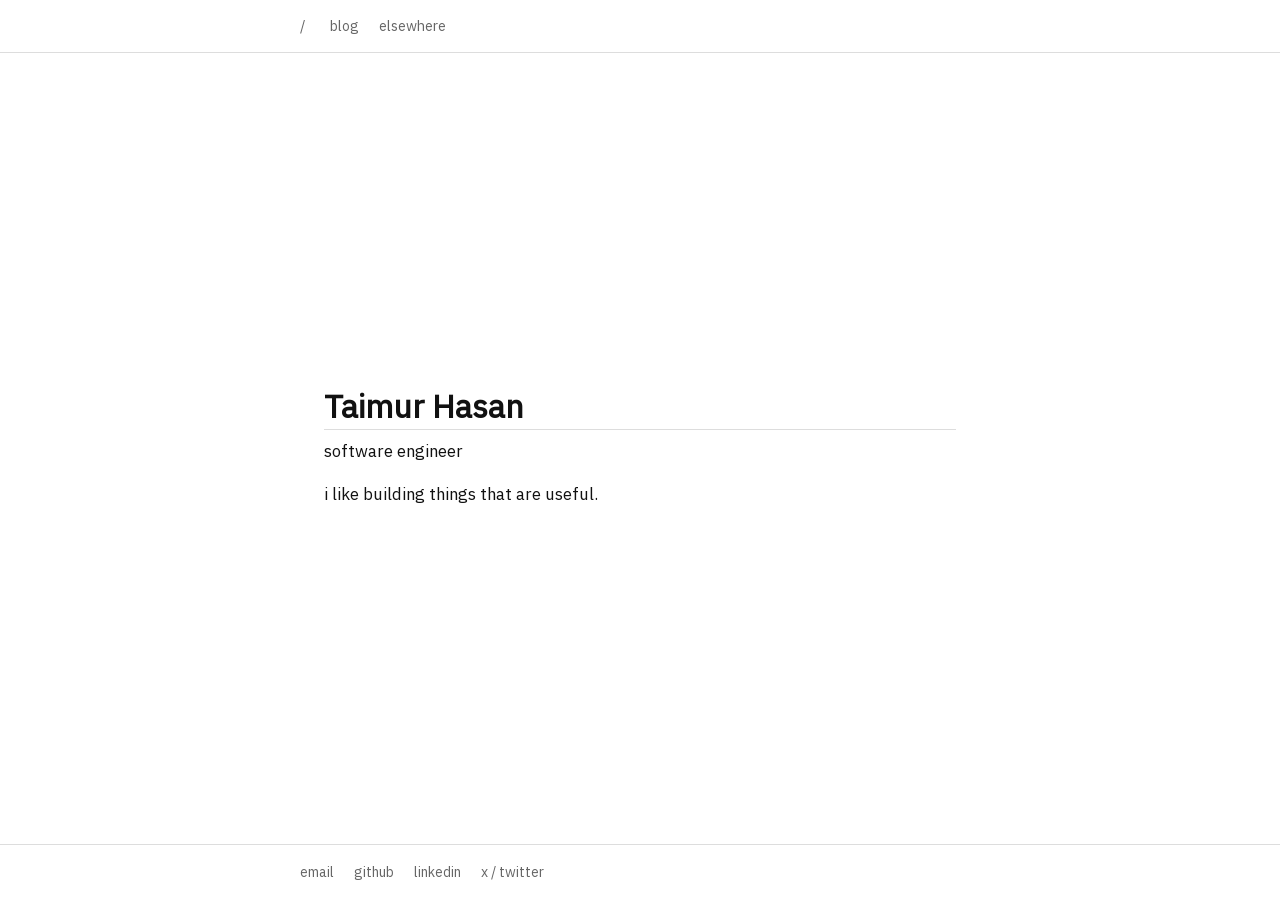
<file: index.html>
<!DOCTYPE html>
<html lang="en">
<head>
  <meta charset="UTF-8">
  <meta name="viewport" content="width=device-width, initial-scale=1">
  <title>Taimur Hasan</title>

  <meta name="description" content="taimur hasan — software engineer">
  <meta name="author" content="Taimur Hasan">
  <meta name="robots" content="index, follow">
  <meta name="color-scheme" content="dark light">

  <meta property="og:title" content="taimur hasan">
  <meta property="og:description" content="software engineer">
  <meta property="og:type" content="website">
  <meta property="og:url" content="https://tshasan.com">

  <meta name="twitter:card" content="summary">
  <meta name="twitter:site" content="@taimursh">
  <meta name="twitter:title" content="taimur hasan">
  <meta name="twitter:description" content="software engineer">

  <meta name="theme-color" content="#fff" media="(prefers-color-scheme: light)">
  <meta name="theme-color" content="#111" media="(prefers-color-scheme: dark)">

  <link rel="icon" href="/favicon.svg" type="image/svg+xml">
  <link rel="canonical" href="https://tshasan.com">
  <link rel="alternate" type="application/atom+xml" title="tshasan.com" href="/feed.xml">
  <link rel="preload" href="/fonts/ibm-plex-sans-400.woff2" as="font" type="font/woff2" crossorigin>
  <link rel="stylesheet" href="/tshasan.css">

  <script type="application/ld+json">
  {
    "@context": "https://schema.org",
    "@type": "Person",
    "name": "Taimur Hasan",
    "url": "https://tshasan.com",
    "jobTitle": "Software Engineer",
    "sameAs": [
      "https://github.com/tshasan",
      "https://linkedin.com/in/taimurhasan1",
      "https://x.com/taimursh"
    ]
  }
  </script>
</head>

<body>
  <a class="skip-link" href="#main">Skip to content</a>

  <header>
    <a href="/">/</a>
    <nav aria-label="main">
      <a href="/blog/">blog</a>
      <a href="/elsewhere/">elsewhere</a>
    </nav>
  </header>

  <main id="main">
    <h1>Taimur Hasan</h1>
    <p>software engineer</p>
    <p>i like building things that are useful.</p>
  </main>

  <footer>
    <nav aria-label="contact and social links">
      <a href="mailto:me@tshasan.com">email</a>
      <a href="https://github.com/tshasan" rel="noopener noreferrer" target="_blank">github</a>
      <a href="https://linkedin.com/in/taimurhasan1" rel="noopener noreferrer" target="_blank">linkedin</a>
      <a href="https://x.com/taimursh" rel="noopener noreferrer" target="_blank">x / twitter</a>
    </nav>
  </footer>
</body>
</html>
</file>
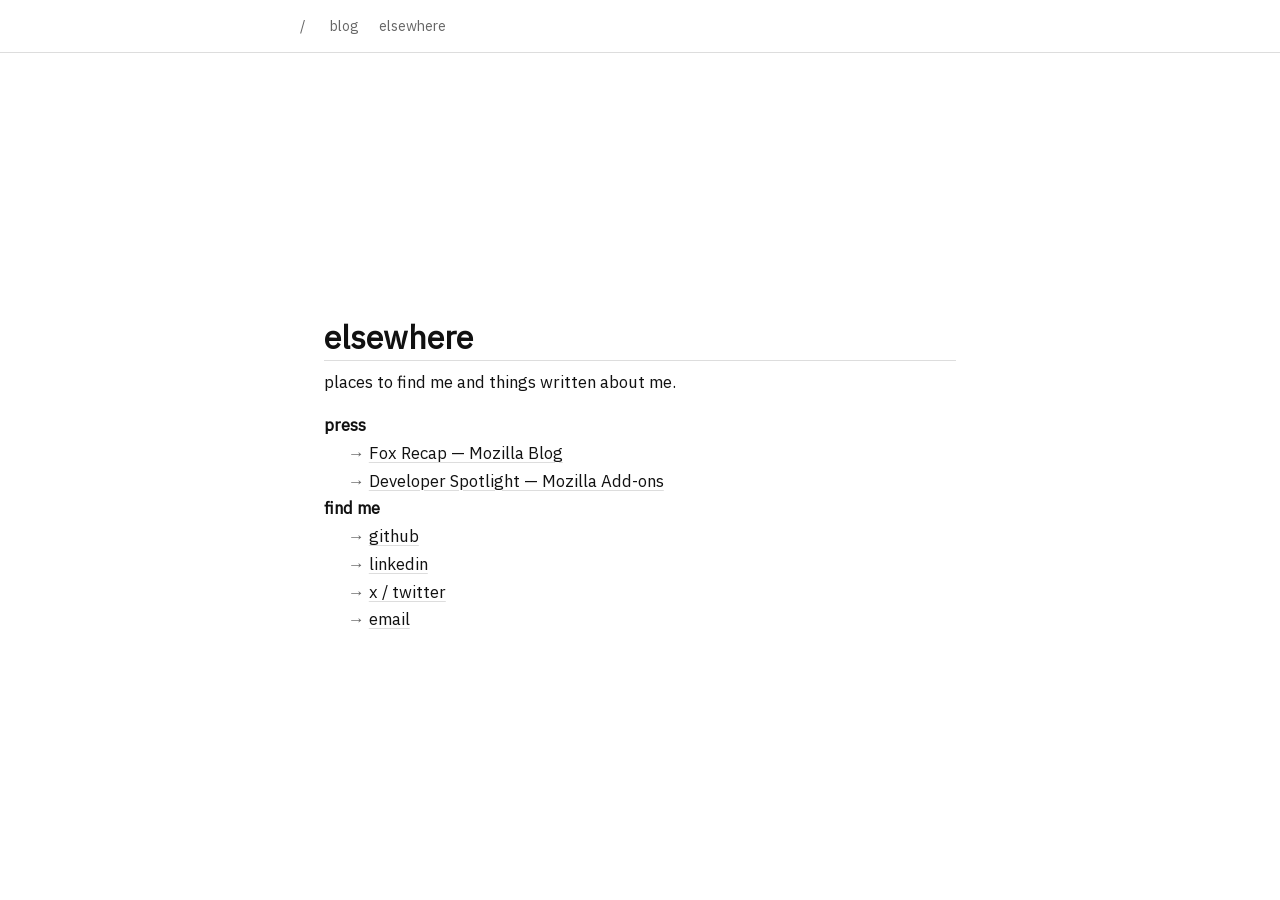
<file: elsewhere/index.html>
<!DOCTYPE html>
<html lang="en">
<head>
  <meta charset="UTF-8">
  <meta name="viewport" content="width=device-width, initial-scale=1">
  <title>Elsewhere — Taimur Hasan</title>

  <meta name="description" content="places to find taimur hasan and things written about him.">
  <meta name="author" content="Taimur Hasan">
  <meta name="robots" content="index, follow">
  <meta name="color-scheme" content="dark light">

  <meta property="og:title" content="Elsewhere — Taimur Hasan">
  <meta property="og:description" content="places to find taimur hasan and things written about him.">
  <meta property="og:type" content="website">
  <meta property="og:url" content="https://tshasan.com/elsewhere/">

  <meta name="twitter:card" content="summary">
  <meta name="twitter:site" content="@taimursh">
  <meta name="twitter:title" content="Elsewhere — Taimur Hasan">
  <meta name="twitter:description" content="places to find taimur hasan and things written about him.">

  <meta name="theme-color" content="#fff" media="(prefers-color-scheme: light)">
  <meta name="theme-color" content="#111" media="(prefers-color-scheme: dark)">

  <link rel="icon" href="/favicon.svg" type="image/svg+xml">
  <link rel="canonical" href="https://tshasan.com/elsewhere/">
  <link rel="alternate" type="application/atom+xml" title="tshasan.com" href="/feed.xml">
  <link rel="preload" href="/fonts/ibm-plex-sans-400.woff2" as="font" type="font/woff2" crossorigin>
  <link rel="stylesheet" href="/tshasan.css">
</head>

<body>
  <a class="skip-link" href="#main">Skip to content</a>

  <header>
    <a href="/">/</a>
    <nav aria-label="main">
      <a href="/blog/">blog</a>
      <a href="/elsewhere/">elsewhere</a>
    </nav>
  </header>

  <main id="main">
    <h1>elsewhere</h1>
    <p>places to find me and things written about me.</p>

    <dl>
      <dt>press</dt>
      <dd><a href="https://blog.mozilla.org/en/firefox/firefox-recap/" rel="noopener noreferrer" target="_blank">Fox Recap — Mozilla Blog</a></dd>
      <dd><a href="https://blog.mozilla.org/addons/2025/10/21/developer-spotlight-fox-recap/" rel="noopener noreferrer" target="_blank">Developer Spotlight — Mozilla Add-ons</a></dd>

      <dt>find me</dt>
      <dd><a href="https://github.com/tshasan" rel="noopener noreferrer" target="_blank">github</a></dd>
      <dd><a href="https://linkedin.com/in/taimurhasan1" rel="noopener noreferrer" target="_blank">linkedin</a></dd>
      <dd><a href="https://x.com/taimursh" rel="noopener noreferrer" target="_blank">x / twitter</a></dd>
      <dd><a href="mailto:me@tshasan.com">email</a></dd>
    </dl>
  </main>

</body>
</html>
</file>
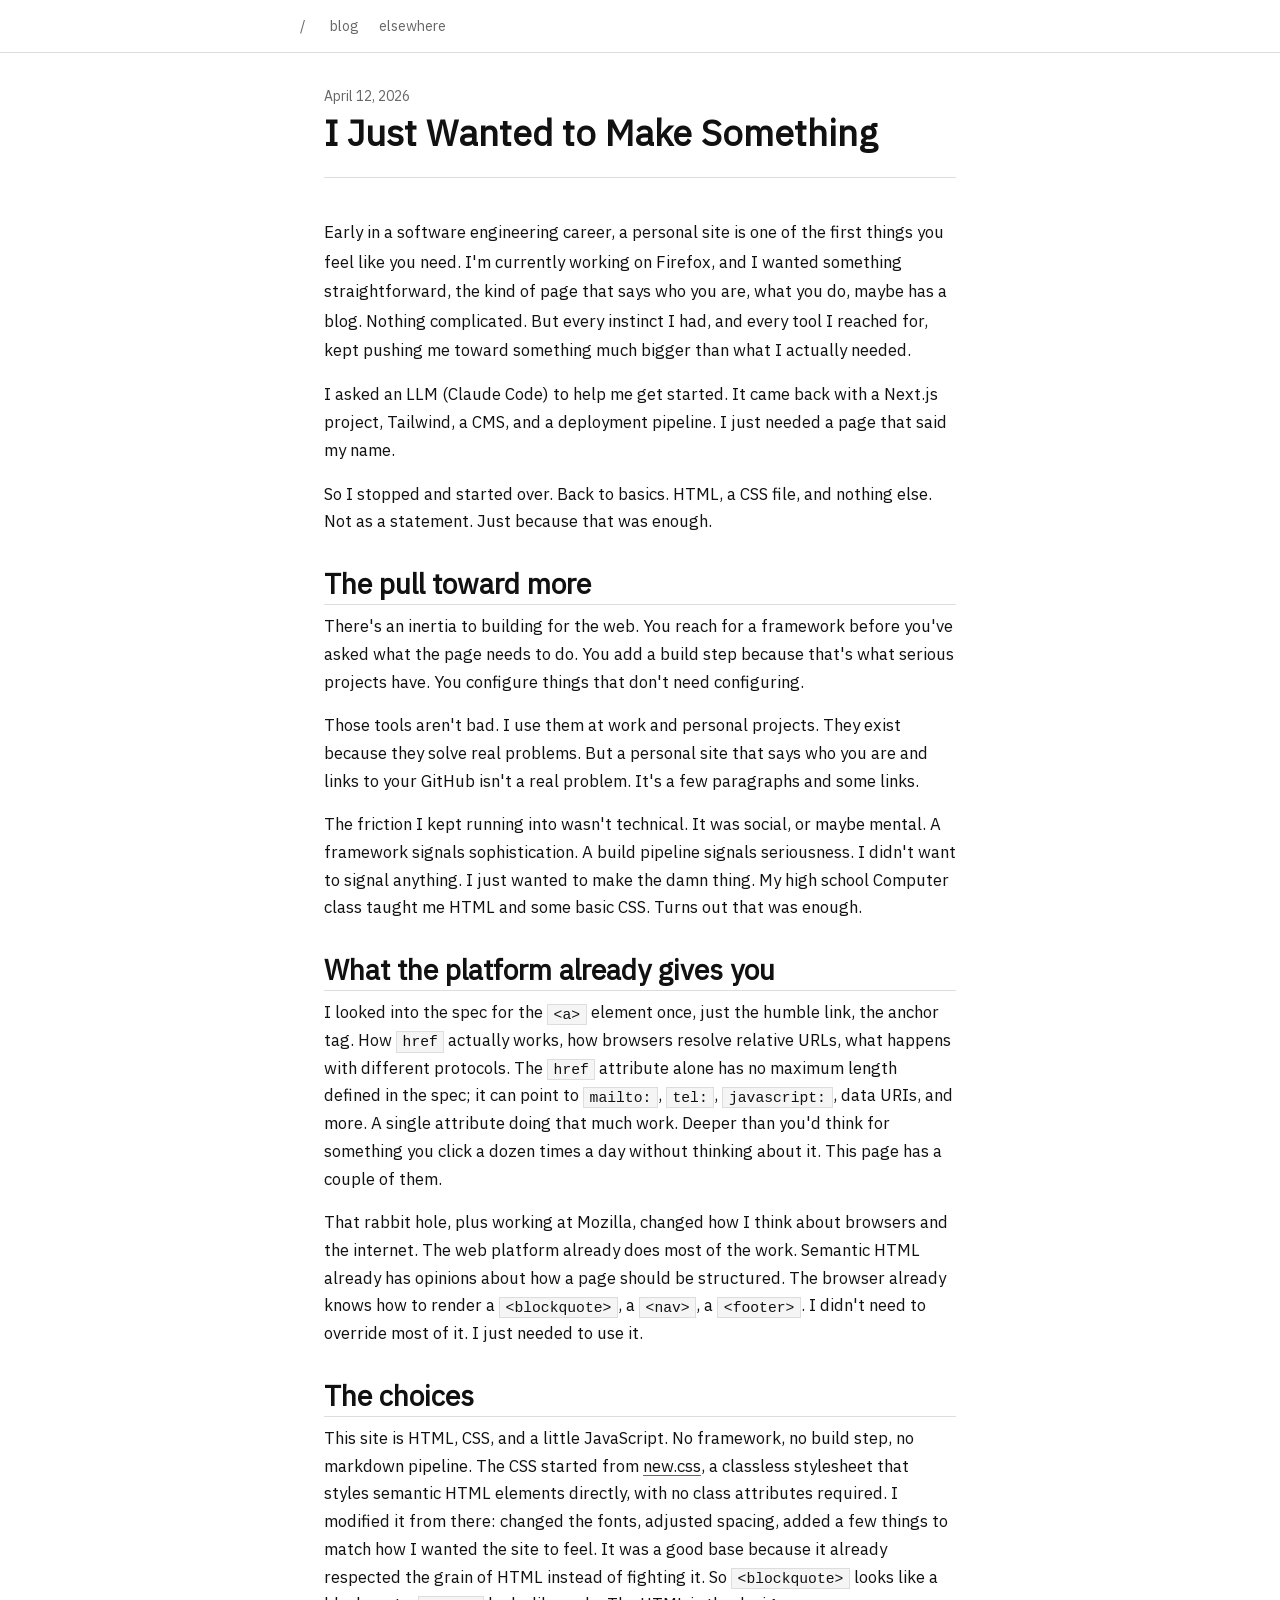
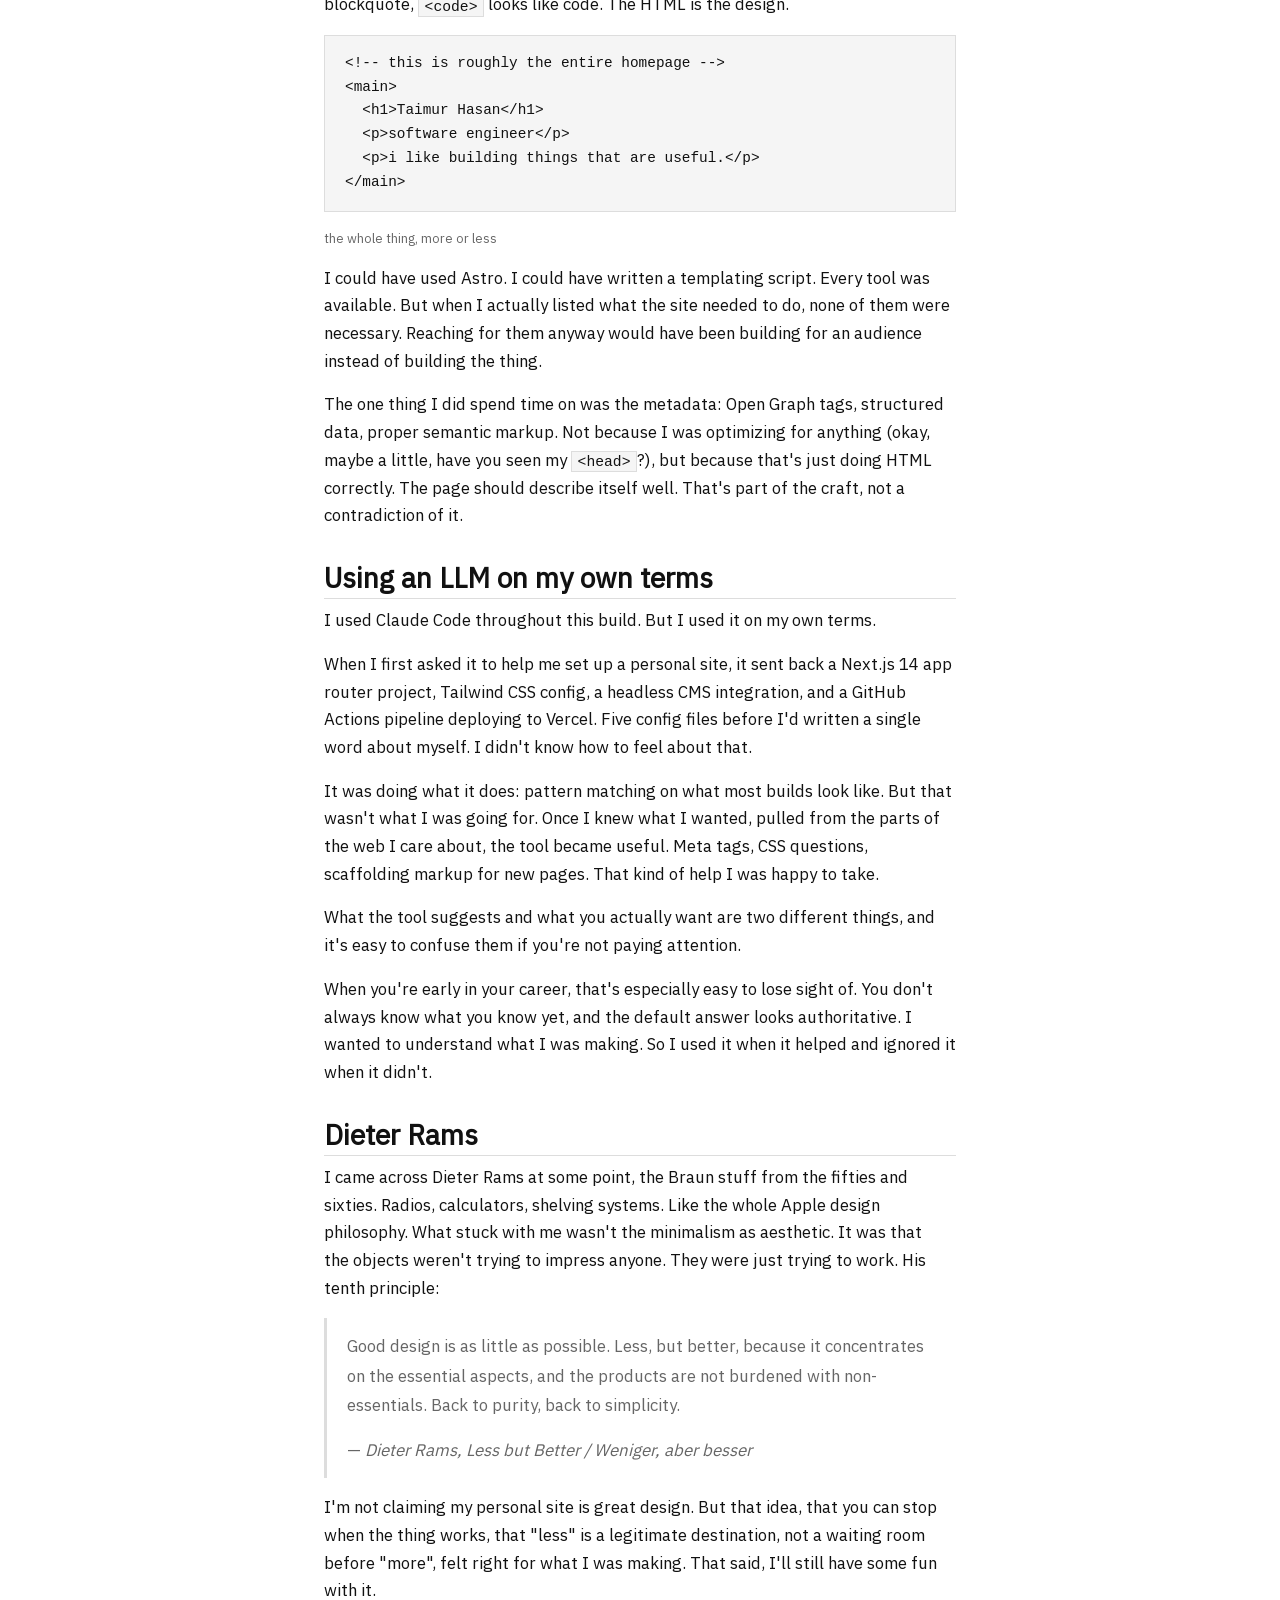
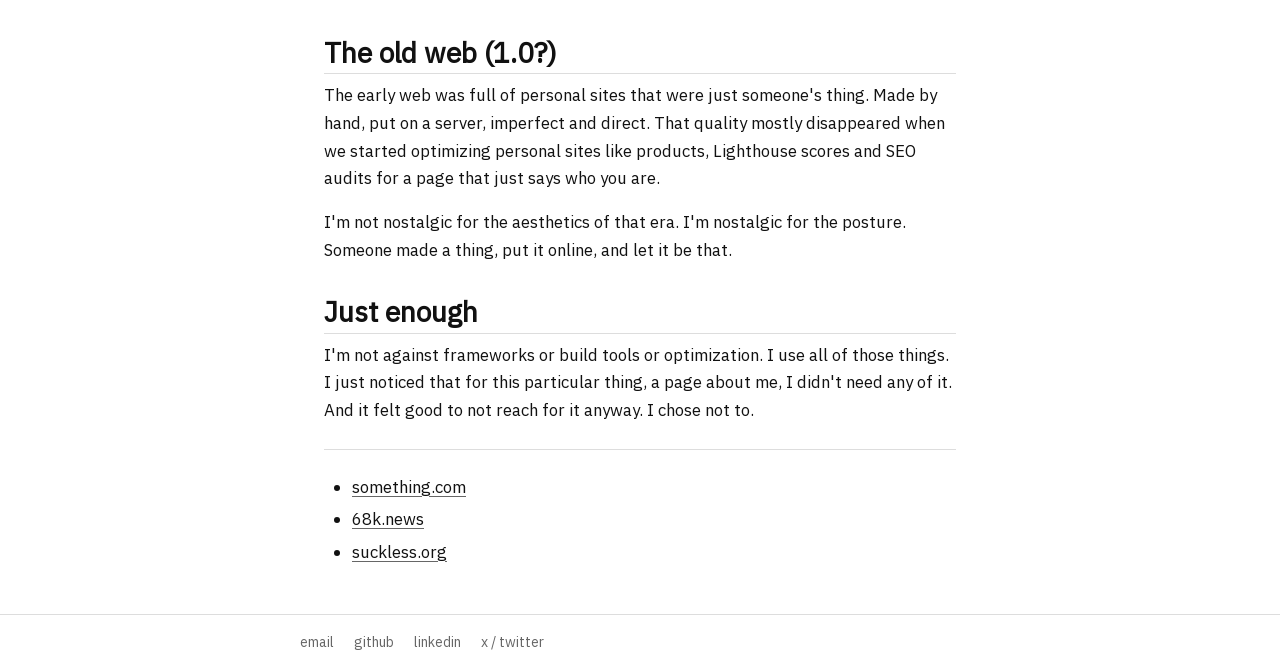
<file: blog/i-just-wanted-to-make-something.html>
<!DOCTYPE html>
<html lang="en">
<head>
  <meta charset="UTF-8">
  <meta name="viewport" content="width=device-width, initial-scale=1">
  <title>I Just Wanted to Make Something — Taimur Hasan</title>
 
  <meta name="description" content="A software engineer explains why he built his personal site with plain HTML and CSS.">
  <meta name="author" content="Taimur Hasan">
  <meta name="robots" content="index, follow">
  <meta name="color-scheme" content="dark light">

  <meta property="og:title" content="I Just Wanted to Make Something">
  <meta property="og:description" content="A software engineer explains why he built his personal site with plain HTML and CSS.">
  <meta property="og:type" content="article">
  <meta property="og:url" content="https://tshasan.com/blog/i-just-wanted-to-make-something.html">
  <meta property="article:author" content="Taimur Hasan">
  <meta property="article:published_time" content="2026-04-12">

  <meta name="twitter:card" content="summary">
  <meta name="twitter:site" content="@taimursh">
  <meta name="twitter:title" content="I Just Wanted to Make Something">
  <meta name="twitter:description" content="A software engineer explains why he built his personal site with plain HTML and CSS.">
 
  <meta name="theme-color" content="#fff" media="(prefers-color-scheme: light)">
  <meta name="theme-color" content="#111" media="(prefers-color-scheme: dark)">

  <link rel="icon" href="/favicon.svg" type="image/svg+xml">
  <link rel="canonical" href="https://tshasan.com/blog/i-just-wanted-to-make-something.html">
  <link rel="alternate" type="application/atom+xml" title="tshasan.com" href="/feed.xml">
  <link rel="preload" href="/fonts/ibm-plex-sans-400.woff2" as="font" type="font/woff2" crossorigin>
  <link rel="stylesheet" href="/tshasan.css">
 
  <script type="application/ld+json">
  {
    "@context": "https://schema.org",
    "@type": "BlogPosting",
    "headline": "I Just Wanted to Make Something",
    "description": "A software engineer explains why he built his personal site with plain HTML and CSS.",
    "url": "https://tshasan.com/blog/i-just-wanted-to-make-something.html",
    "datePublished": "2026-04-12",
    "keywords": ["personal website", "plain HTML", "CSS", "web development", "Claude Code", "simplicity"],
    "author": {
      "@type": "Person",
      "name": "Taimur Hasan",
      "url": "https://tshasan.com"
    }
  }
  </script>
</head>
 
<body>
  <a class="skip-link" href="#main">Skip to content</a>
 
  <header>
    <a href="/">/</a>
    <nav aria-label="main">
      <a href="/blog/">blog</a>
      <a href="/elsewhere/">elsewhere</a>
    </nav>
  </header>
 
  <main id="main">
    <article>
      <header>
        <time datetime="2026-04-12">April 12, 2026</time>
        <h1>I Just Wanted to Make Something</h1>
      </header>
 
      <p>
        Early in a software engineering career, a personal site is one of the
        first things you feel like you need. I'm currently working on Firefox, and I wanted
        something straightforward, the kind of page that says who you are,
        what you do, maybe has a blog. Nothing complicated. But every instinct
        I had, and every tool I reached for, kept pushing me toward something
        much bigger than what I actually needed.
      </p>
 
      <p>
        I asked an LLM (Claude Code) to help me get started. It came back
        with a Next.js project, Tailwind, a CMS, and a deployment
        pipeline. I just needed a page that said my name.
      </p>
 
      <p>
        So I stopped and started over. Back to basics. HTML, a CSS file, and
        nothing else. Not as a statement. Just because that was enough.
      </p>
 
      <h2>The pull toward more</h2>
 
      <p>
        There's an inertia to building for the web. You reach for a
        framework before you've asked what the page needs to do. You add a
        build step because that's what serious projects have. You configure
        things that don't need configuring.
      </p>
 
      <p>
        Those tools aren't bad. I use them at work and personal projects.
        They exist because they solve real problems. But a personal site that
        says who you are and links to your GitHub isn't a real problem. It's
        a few paragraphs and some links.
      </p>
 
      <p>
        The friction I kept running into wasn't technical. It was social, or
        maybe mental. A framework signals sophistication. A build pipeline
        signals seriousness. I didn't want to signal anything. I just wanted to
        make the damn thing. My high school Computer class taught me HTML
        and some basic CSS. Turns out that was enough.
      </p>
 
      <h2>What the platform already gives you</h2>
 
      <p>
        I looked into the spec for the <code>&lt;a&gt;</code> element once,
        just the humble link, the anchor tag. How <code>href</code> actually
        works, how browsers resolve relative URLs, what happens with different
        protocols. The <code>href</code> attribute alone has no maximum length
        defined in the spec; it can point to <code>mailto:</code>,
        <code>tel:</code>, <code>javascript:</code>, data URIs, and more. A
        single attribute doing that much work. Deeper than you'd think for
        something you click a dozen times a day without thinking about it.
        This page has a couple of them.
      </p>
 
      <p>
        That rabbit hole, plus working at Mozilla, changed how I think about
        browsers and the internet. The web platform already does most of the
        work. Semantic HTML already has opinions about how a page should be
        structured. The browser already knows how to render a
        <code>&lt;blockquote&gt;</code>, a <code>&lt;nav&gt;</code>, a
        <code>&lt;footer&gt;</code>. I didn't need to override most of it. I
        just needed to use it.
      </p>
 
      <h2>The choices</h2>
 
      <p>
        This site is HTML, CSS, and a little JavaScript. No framework, no build
        step, no markdown pipeline. The CSS started from
        <a href="https://newcss.net" rel="noopener noreferrer" target="_blank">new.css</a>,
        a classless stylesheet that styles semantic HTML elements directly,
        with no class attributes required. I modified it from there:
        changed the fonts, adjusted spacing, added a few things to match how I
        wanted the site to feel. It was a good base because it already respected
        the grain of HTML instead of fighting it.
        So <code>&lt;blockquote&gt;</code> looks like a blockquote,
        <code>&lt;code&gt;</code> looks like code. The HTML is the design.
      </p>
 
      <figure>
        <pre><code>&lt;!-- this is roughly the entire homepage --&gt;
&lt;main&gt;
  &lt;h1&gt;Taimur Hasan&lt;/h1&gt;
  &lt;p&gt;software engineer&lt;/p&gt;
  &lt;p&gt;i like building things that are useful.&lt;/p&gt;
&lt;/main&gt;</code></pre>
        <figcaption>the whole thing, more or less</figcaption>
      </figure>
 
      <p>
        I could have used Astro. I could have written a templating script.
        Every tool was available. But when I actually listed what the site
        needed to do, none of them were necessary. Reaching for them anyway
        would have been building for an audience instead of building the thing.
      </p>
 
      <p>
        The one thing I did spend time on was the metadata: Open Graph tags,
        structured data, proper semantic markup. Not because I was optimizing
        for anything (okay, maybe a little, have you seen my
        <code>&lt;head&gt;</code>?), but because that's just doing HTML
        correctly. The page should describe itself well. That's part of the
        craft, not a contradiction of it.
      </p>
 
      <h2>Using an LLM on my own terms</h2>
 
      <p>
        I used Claude Code throughout this build. But I used it on my own terms.
      </p>

      <p>
        When I first asked it to help me set up a personal site, it sent back
        a Next.js 14 app router project, Tailwind CSS config, a headless
        CMS integration, and a
        GitHub Actions pipeline deploying to Vercel. Five config files before
        I'd written a single word about myself. I didn't know how to feel
        about that.
      </p>

      <p>
        It was doing what it does: pattern matching on what most builds look
        like. But that wasn't what I was going for. Once I knew what I wanted,
        pulled from the parts of the web I care about, the tool became
        useful. Meta tags, CSS questions, scaffolding markup for new pages.
        That kind of help I was happy to take.
      </p>

      <p>
        What the tool suggests and what you actually want are two different
        things, and it's easy to confuse them if you're not paying attention.
      </p>
 
      <p>
        When you're early in your career, that's especially easy to lose sight
        of. You don't always know what you know yet, and the default answer
        looks authoritative. I wanted to understand what I was making. So I
        used it when it helped and ignored it when it didn't.
      </p>
 
      <h2>Dieter Rams</h2>
 
      <p>
        I came across Dieter Rams at some point, the Braun stuff from the
        fifties and sixties. Radios, calculators, shelving systems. Like the
        whole Apple design philosophy. What stuck with me wasn't the minimalism
        as aesthetic. It was that the objects weren't trying to impress anyone.
        They were just trying to work. His tenth principle:
      </p>
 
      <blockquote>
        <p>Good design is as little as possible. Less, but better, because it concentrates on the essential aspects, and the products are not burdened with non-essentials. Back to purity, back to simplicity.</p>
        <p>— <cite>Dieter Rams, Less but Better / Weniger, aber besser</cite></p>
      </blockquote>
 
      <p>
        I'm not claiming my personal site is great design. But that idea,
        that you can stop when the thing works, that "less" is a legitimate
        destination, not a waiting room before "more", felt right for what I
        was making. That said, I'll still have some fun with it.
      </p>
 
      <h2>The old web (1.0?)</h2>
 
      <p>
        The early web was full of personal sites that were just someone's
        thing. Made by hand, put on a server, imperfect and direct. That
        quality mostly disappeared when we started optimizing personal sites
        like products, Lighthouse scores and SEO audits for a page that just
        says who you are.
      </p>

      <p>
        I'm not nostalgic for the aesthetics of that era. I'm nostalgic for
        the posture. Someone made a thing, put it online, and let it be that.
      </p>
 
      <h2>Just enough</h2>

      <p>
        I'm not against frameworks or build tools or optimization. I use all of those things. I just noticed that for this particular thing, a page about me, I didn't need any of it. And it felt good to not reach for it anyway. I chose not to.
      </p>

      <hr>

      <ul>
        <li><a href="https://something.com/" rel="noopener noreferrer" target="_blank">something.com</a></li>
        <li><a href="http://68k.news/" rel="noopener noreferrer" target="_blank">68k.news</a></li>
        <li><a href="https://suckless.org/" rel="noopener noreferrer" target="_blank">suckless.org</a></li>
      </ul>


    </article>
      
  </main>
 
  <footer>
    <nav aria-label="contact and social links">
      <a href="mailto:me@tshasan.com">email</a>
      <a href="https://github.com/tshasan" rel="noopener noreferrer" target="_blank">github</a>
      <a href="https://linkedin.com/in/taimurhasan1" rel="noopener noreferrer" target="_blank">linkedin</a>
      <a href="https://x.com/taimursh" rel="noopener noreferrer" target="_blank">x / twitter</a>
    </nav>
  </footer>
</body>
</html>
</file>
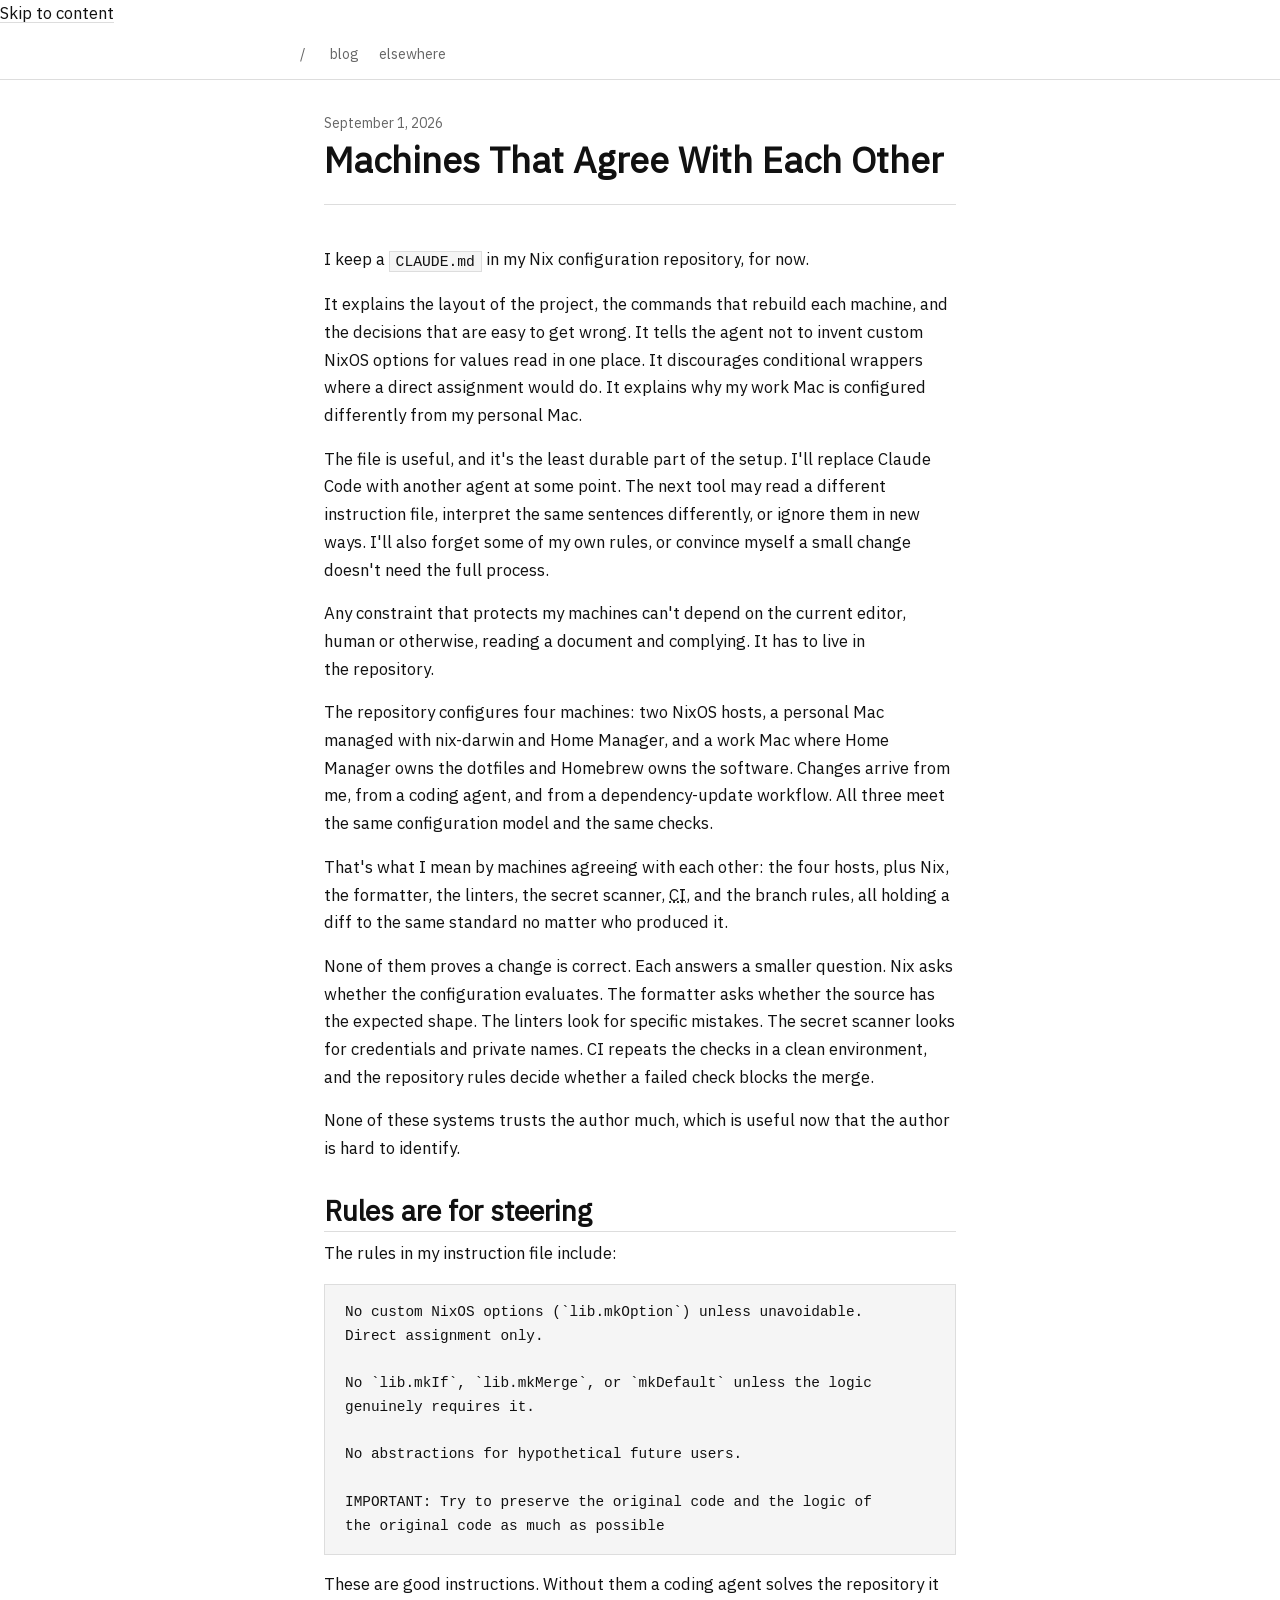
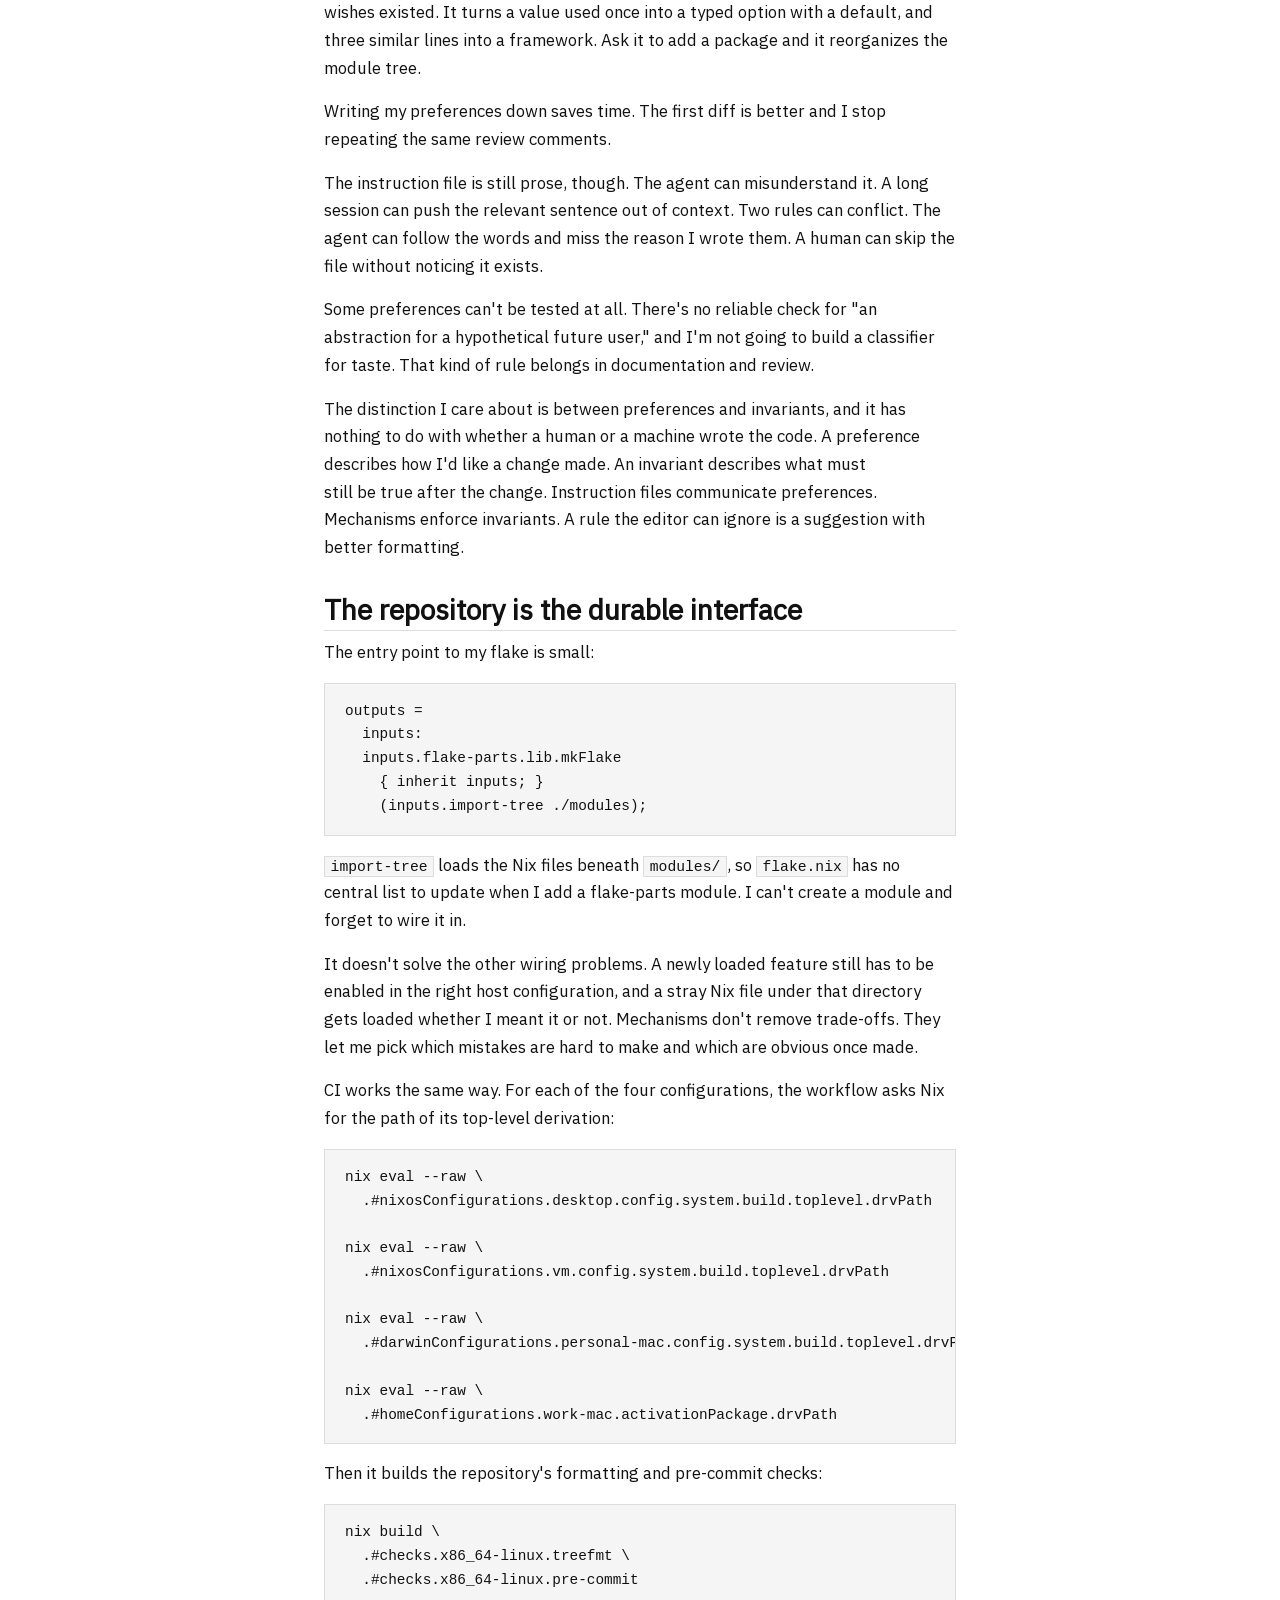
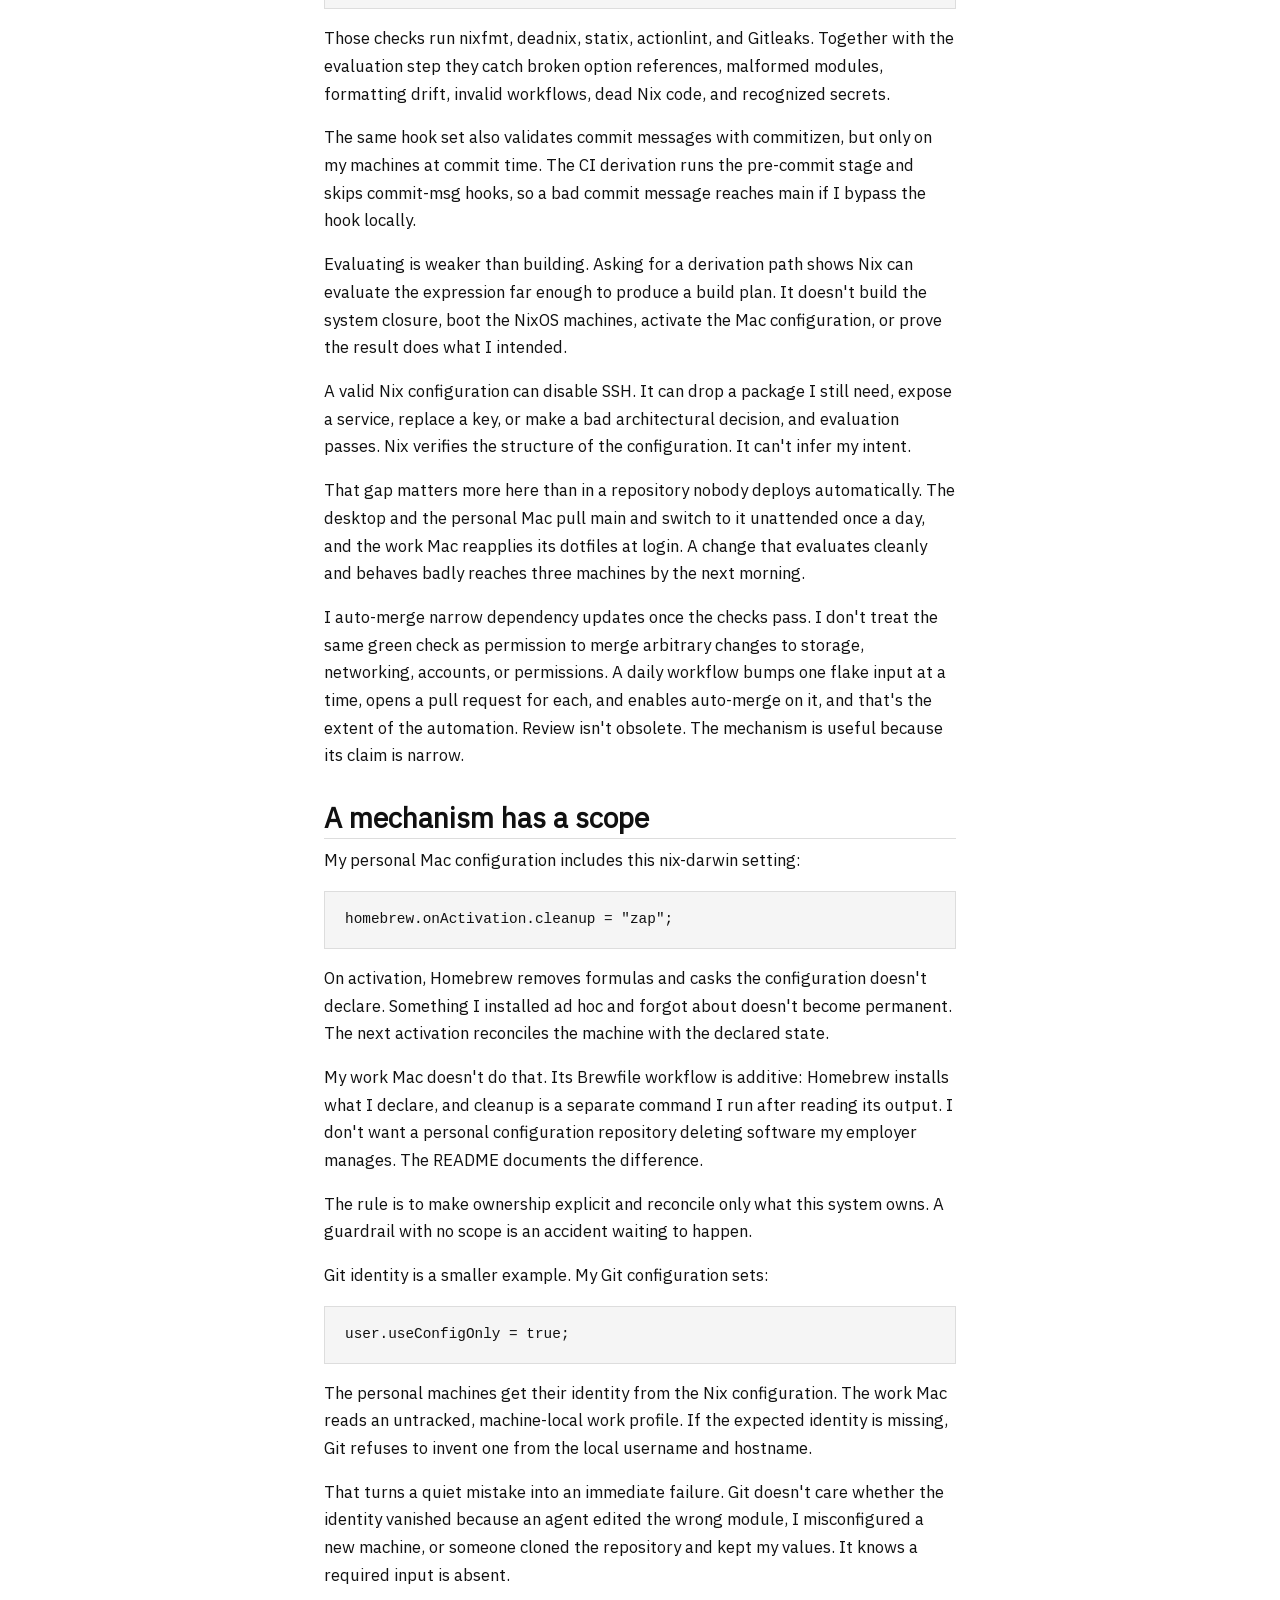
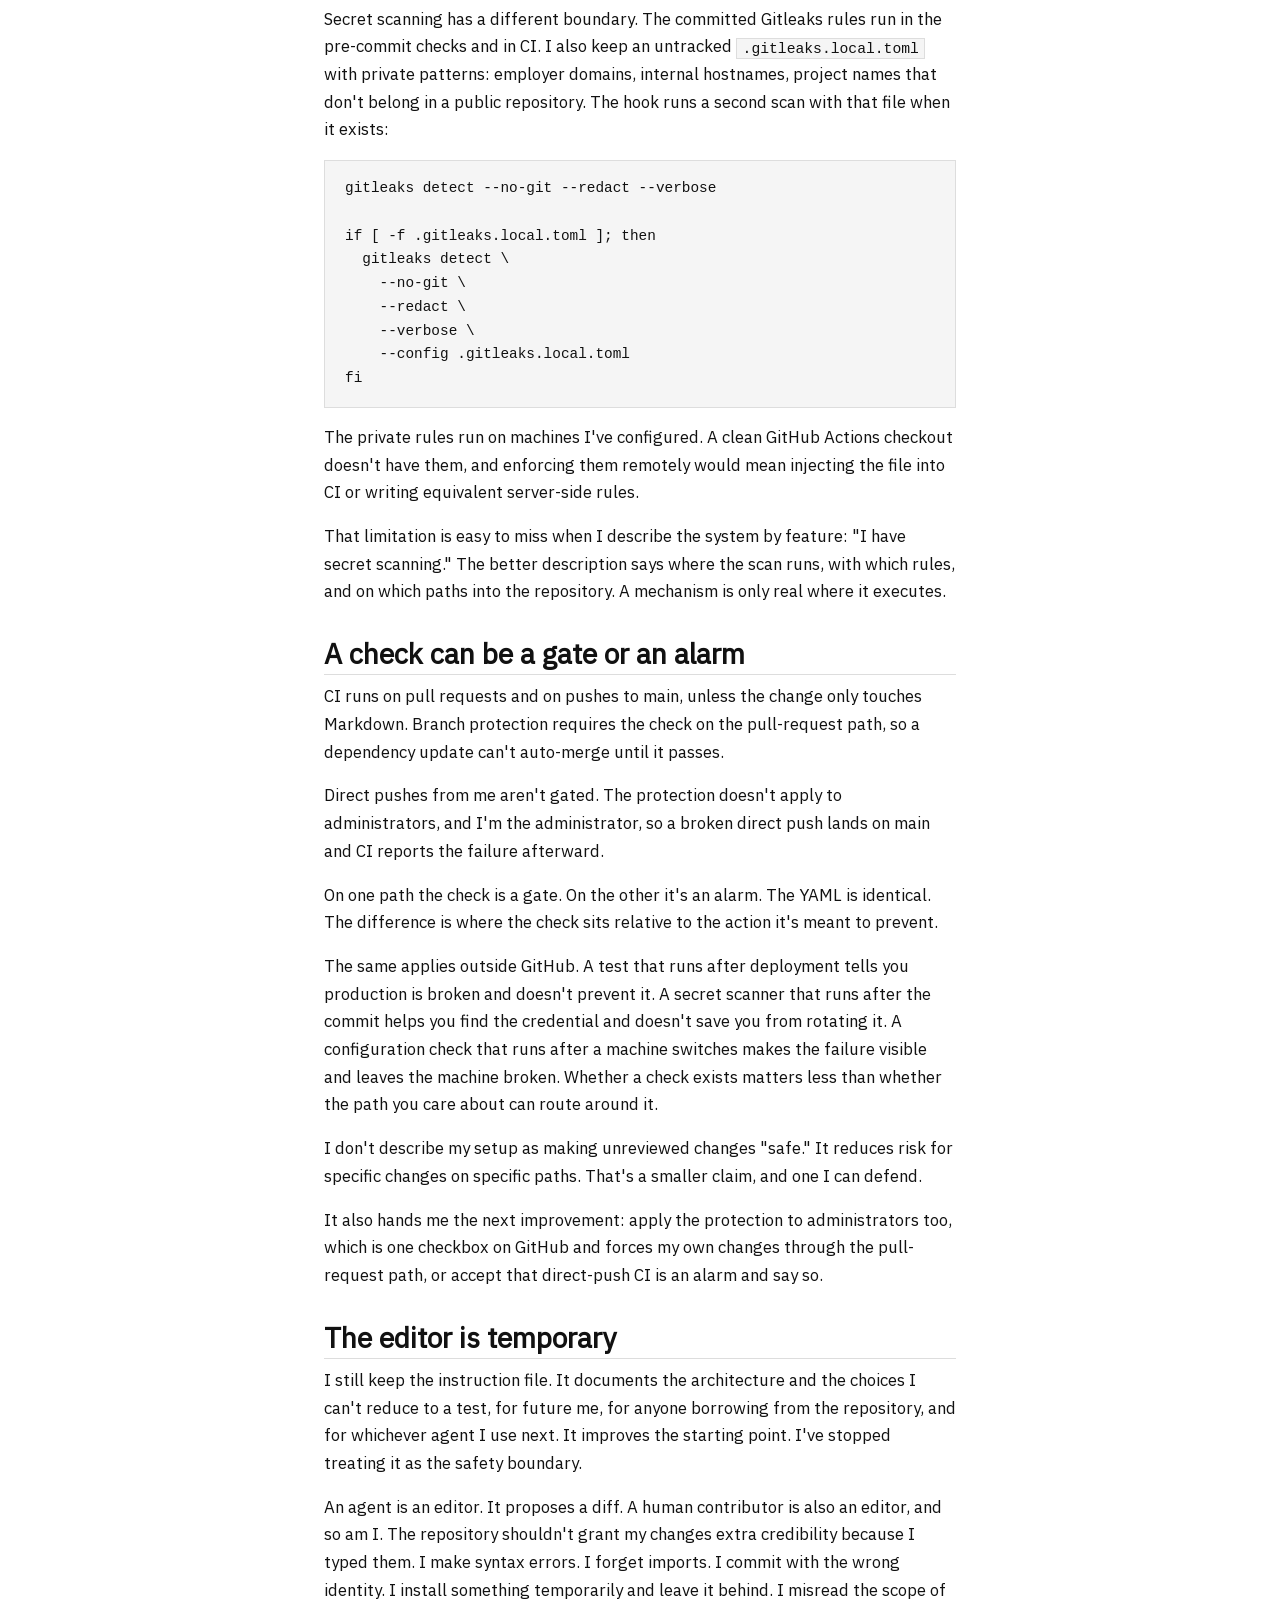
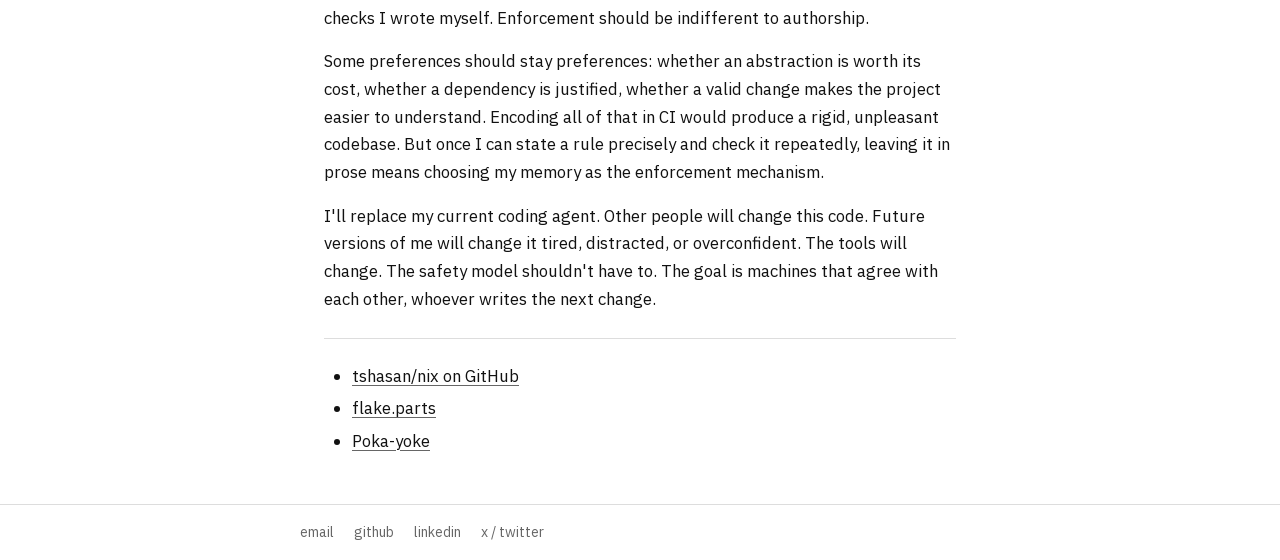
<file: blog/machines-that-agree-with-each-other.html>
<!DOCTYPE html>
<html lang="en">
<head>
  <meta charset="UTF-8">
  <meta name="viewport" content="width=device-width, initial-scale=1">
  <title>Machines That Agree With Each Other — Taimur Hasan</title>

  <meta name="description" content="Agent instruction files are preferences an editor can ignore. The rules that protect my four Nix-managed machines live in the repository, where every editor meets them.">
  <meta name="author" content="Taimur Hasan">
  <meta name="robots" content="index, follow">
  <meta name="color-scheme" content="dark light">

  <meta property="og:title" content="Machines That Agree With Each Other">
  <meta property="og:description" content="Agent instruction files are preferences an editor can ignore. The rules that protect my four Nix-managed machines live in the repository, where every editor meets them.">
  <meta property="og:type" content="article">
  <meta property="og:url" content="https://tshasan.com/blog/machines-that-agree-with-each-other">
  <meta property="article:author" content="Taimur Hasan">
  <meta property="article:published_time" content="2026-09-01">

  <meta name="twitter:card" content="summary">
  <meta name="twitter:site" content="@taimursh">
  <meta name="twitter:title" content="Machines That Agree With Each Other">
  <meta name="twitter:description" content="Agent instruction files are preferences an editor can ignore. The rules that protect my four Nix-managed machines live in the repository, where every editor meets them.">

  <meta name="theme-color" content="#fff" media="(prefers-color-scheme: light)">
  <meta name="theme-color" content="#111" media="(prefers-color-scheme: dark)">

  <link rel="icon" href="/favicon.svg" type="image/svg+xml">
  <link rel="manifest" href="/manifest.webmanifest">
  <link rel="canonical" href="https://tshasan.com/blog/machines-that-agree-with-each-other">
  <link rel="alternate" type="application/atom+xml" title="tshasan.com" href="/feed.xml">
  <link rel="preload" href="/fonts/ibm-plex-sans-400.woff2" as="font" type="font/woff2" crossorigin>
  <link rel="preload" href="/fonts/ibm-plex-sans-600.woff2" as="font" type="font/woff2" crossorigin>
  <link rel="stylesheet" href="/tshasan.css">

  <script type="application/ld+json">
  {
    "@context": "https://schema.org",
    "@type": "BlogPosting",
    "headline": "Machines That Agree With Each Other",
    "description": "Agent instruction files are preferences an editor can ignore. The rules that protect my four Nix-managed machines live in the repository, where every editor meets them.",
    "url": "https://tshasan.com/blog/machines-that-agree-with-each-other",
    "datePublished": "2026-09-01",
    "keywords": ["Nix", "NixOS", "nix-darwin", "Home Manager", "Claude Code", "CLAUDE.md", "CI", "Gitleaks", "guardrails"],
    "author": {
      "@type": "Person",
      "name": "Taimur Hasan",
      "url": "https://tshasan.com"
    }
  }
  </script>
</head>

<body>
  <a href="#main">Skip to content</a>

  <header>
    <a href="/">/</a>
    <nav aria-label="main">
      <a href="/blog/">blog</a>
      <a href="/elsewhere/">elsewhere</a>
    </nav>
  </header>

  <main id="main" tabindex="-1">
    <article>
      <header>
        <time datetime="2026-09-01">September 1, 2026</time>
        <h1>Machines That Agree With Each Other</h1>
      </header>

      <p>
        I keep a <code>CLAUDE.md</code> in my Nix configuration repository,
        for now.
      </p>

      <p>
        It explains the layout of the project, the commands that rebuild
        each machine, and the decisions that are easy to get wrong. It tells
        the agent not to invent custom NixOS options for values read in one
        place. It discourages conditional wrappers where a direct assignment
        would do. It explains why my work Mac is configured differently from
        my personal Mac.
      </p>

      <p>
        The file is useful, and it's the least durable part of the setup.
        I'll replace Claude Code with another agent at some point. The next
        tool may read a different instruction file, interpret the same
        sentences differently, or ignore them in new ways. I'll also forget
        some of my own rules, or convince myself a small change doesn't need
        the full process.
      </p>

      <p>
        Any constraint that protects my machines can't depend on the current
        editor, human or otherwise, reading a document and complying. It has
        to live in the repository.
      </p>

      <p>
        The repository configures four machines: two NixOS hosts, a
        personal Mac managed with nix-darwin and Home Manager, and a work
        Mac where Home Manager owns the dotfiles and Homebrew owns the
        software. Changes arrive from me, from a coding agent, and from a
        dependency-update workflow. All three meet the same configuration
        model and the same checks.
      </p>

      <p>
        That's what I mean by machines agreeing with each other: the four
        hosts, plus Nix, the formatter, the linters, the secret scanner, <abbr title="continuous integration">CI</abbr>,
        and the branch rules, all holding a diff to the same standard no
        matter who produced it.
      </p>

      <p>
        None of them proves a change is correct. Each answers a smaller
        question. Nix asks whether the configuration evaluates. The
        formatter asks whether the source has the expected shape. The
        linters look for specific mistakes. The secret scanner looks for
        credentials and private names. CI repeats the checks in a clean
        environment, and the repository rules decide whether a failed check
        blocks the merge.
      </p>

      <p>
        None of these systems trusts the author much, which is useful now
        that the author is hard to identify.
      </p>

      <h2 id="rules-are-for-steering">Rules are for steering</h2>

      <p>The rules in my instruction file include:</p>

      <figure>
        <pre><code>No custom NixOS options (`lib.mkOption`) unless unavoidable.
Direct assignment only.

No `lib.mkIf`, `lib.mkMerge`, or `mkDefault` unless the logic
genuinely requires it.

No abstractions for hypothetical future users.

IMPORTANT: Try to preserve the original code and the logic of
the original code as much as possible</code></pre>
      </figure>

      <p>
        These are good instructions. Without them a coding agent solves the
        repository it wishes existed. It turns a value used once into a
        typed option with a default, and three similar lines into a
        framework. Ask it to add a package and it reorganizes the module
        tree.
      </p>

      <p>
        Writing my preferences down saves time. The first diff is better
        and I stop repeating the same review comments.
      </p>

      <p>
        The instruction file is still prose, though. The agent can
        misunderstand it. A long session can push the relevant sentence out
        of context. Two rules can conflict. The agent can follow the words
        and miss the reason I wrote them. A human can skip the file without
        noticing it exists.
      </p>

      <p>
        Some preferences can't be tested at all. There's no reliable check
        for "an abstraction for a hypothetical future user," and I'm not
        going to build a classifier for taste. That kind of rule belongs in
        documentation and review.
      </p>

      <p>
        The distinction I care about is between preferences and invariants,
        and it has nothing to do with whether a human or a machine wrote the
        code. A preference describes how I'd like a change made. An
        invariant describes what must still be true after the change.
        Instruction files communicate preferences. Mechanisms enforce
        invariants. A rule the editor can ignore is a suggestion with better
        formatting.
      </p>

      <h2 id="the-repository-is-the-durable-interface">The repository is the durable interface</h2>

      <p>The entry point to my flake is small:</p>

      <figure>
        <pre><code>outputs =
  inputs:
  inputs.flake-parts.lib.mkFlake
    { inherit inputs; }
    (inputs.import-tree ./modules);</code></pre>
      </figure>

      <p>
        <code>import-tree</code> loads the Nix files beneath
        <code>modules/</code>, so <code>flake.nix</code> has no central list
        to update when I add a flake-parts module. I can't create a module
        and forget to wire it in.
      </p>

      <p>
        It doesn't solve the other wiring problems. A newly loaded feature
        still has to be enabled in the right host configuration, and a stray
        Nix file under that directory gets loaded whether I meant it or not.
        Mechanisms don't remove trade-offs. They let me pick which mistakes
        are hard to make and which are obvious once made.
      </p>

      <p>
        CI works the same way. For each of the four configurations, the
        workflow asks Nix for the path of its top-level derivation:
      </p>

      <figure>
        <pre><code>nix eval --raw \
  .#nixosConfigurations.desktop.config.system.build.toplevel.drvPath

nix eval --raw \
  .#nixosConfigurations.vm.config.system.build.toplevel.drvPath

nix eval --raw \
  .#darwinConfigurations.personal-mac.config.system.build.toplevel.drvPath

nix eval --raw \
  .#homeConfigurations.work-mac.activationPackage.drvPath</code></pre>
      </figure>

      <p>Then it builds the repository's formatting and pre-commit checks:</p>

      <figure>
        <pre><code>nix build \
  .#checks.x86_64-linux.treefmt \
  .#checks.x86_64-linux.pre-commit</code></pre>
      </figure>

      <p>
        Those checks run nixfmt, deadnix, statix, actionlint, and
        Gitleaks. Together with the evaluation step they catch broken
        option references, malformed modules, formatting drift, invalid
        workflows, dead Nix code, and recognized secrets.
      </p>

      <p>
        The same hook set also validates commit messages with commitizen,
        but only on my machines at commit time. The CI derivation runs the
        pre-commit stage and skips commit-msg hooks, so a bad commit
        message reaches main if I bypass the hook locally.
      </p>

      <p>
        Evaluating is weaker than building. Asking for a derivation path
        shows Nix can evaluate the expression far enough to produce a build
        plan. It doesn't build the system closure, boot the NixOS machines,
        activate the Mac configuration, or prove the result does what I
        intended.
      </p>

      <p>
        A valid Nix configuration can disable SSH. It can drop a package I
        still need, expose a service, replace a key, or make a bad
        architectural decision, and evaluation passes. Nix verifies the
        structure of the configuration. It can't infer my intent.
      </p>

      <p>
        That gap matters more here than in a repository nobody deploys
        automatically. The desktop and the personal Mac pull main and
        switch to it unattended once a day, and the work Mac reapplies its
        dotfiles at login. A change that evaluates cleanly and behaves
        badly reaches three machines by the next morning.
      </p>

      <p>
        I auto-merge narrow dependency updates once the checks pass. I don't
        treat the same green check as permission to merge arbitrary changes
        to storage, networking, accounts, or permissions. A daily workflow
        bumps one flake input at a time, opens a pull request for each,
        and enables auto-merge on it, and that's the extent of the
        automation. Review isn't obsolete.
        The mechanism is useful because its claim is narrow.
      </p>

      <h2 id="a-mechanism-has-a-scope">A mechanism has a scope</h2>

      <p>My personal Mac configuration includes this nix-darwin setting:</p>

      <figure>
        <pre><code>homebrew.onActivation.cleanup = "zap";</code></pre>
      </figure>

      <p>
        On activation, Homebrew removes formulas and casks the configuration
        doesn't declare. Something I installed ad hoc and forgot about
        doesn't become permanent. The next activation reconciles the machine
        with the declared state.
      </p>

      <p>
        My work Mac doesn't do that. Its Brewfile workflow is additive:
        Homebrew installs what I declare, and cleanup is a separate command I
        run after reading its output. I don't want a personal configuration
        repository deleting software my employer manages. The README
        documents the difference.
      </p>

      <p>
        The rule is to make ownership explicit and reconcile only what this
        system owns. A guardrail with no scope is an accident waiting to
        happen.
      </p>

      <p>Git identity is a smaller example. My Git configuration sets:</p>

      <figure>
        <pre><code>user.useConfigOnly = true;</code></pre>
      </figure>

      <p>
        The personal machines get their identity from the Nix
        configuration. The work Mac reads an untracked, machine-local work
        profile. If the expected identity is missing, Git refuses to invent
        one from the local username and hostname.
      </p>

      <p>
        That turns a quiet mistake into an immediate failure. Git doesn't
        care whether the identity vanished because an agent edited the wrong
        module, I misconfigured a new machine, or someone cloned the
        repository and kept my values. It knows a required input is absent.
      </p>

      <p>
        Secret scanning has a different boundary. The committed Gitleaks
        rules run in the pre-commit checks and in CI. I also keep an
        untracked <code>.gitleaks.local.toml</code> with private patterns:
        employer domains, internal hostnames, project names that don't
        belong in a public repository. The hook runs a second scan with that
        file when it exists:
      </p>

      <figure>
        <pre><code>gitleaks detect --no-git --redact --verbose

if [ -f .gitleaks.local.toml ]; then
  gitleaks detect \
    --no-git \
    --redact \
    --verbose \
    --config .gitleaks.local.toml
fi</code></pre>
      </figure>

      <p>
        The private rules run on machines I've configured. A clean GitHub
        Actions checkout doesn't have them, and enforcing them remotely
        would mean injecting the file into CI or writing equivalent
        server-side rules.
      </p>

      <p>
        That limitation is easy to miss when I describe the system by
        feature: "I have secret scanning." The better description says
        where the scan runs, with which rules, and on which paths into the
        repository. A mechanism is only real where it executes.
      </p>

      <h2 id="a-check-can-be-a-gate-or-an-alarm">A check can be a gate or an alarm</h2>

      <p>
        CI runs on pull requests and on pushes to main, unless the change
        only touches Markdown. Branch protection requires the check on the
        pull-request path, so a dependency update can't auto-merge until it
        passes.
      </p>

      <p>
        Direct pushes from me aren't gated. The protection doesn't apply to
        administrators, and I'm the administrator, so a broken direct push
        lands on main and CI reports the failure afterward.
      </p>

      <p>
        On one path the check is a gate. On the other it's an alarm. The
        YAML is identical. The difference is where the check sits relative
        to the action it's meant to prevent.
      </p>

      <p>
        The same applies outside GitHub. A test that runs after deployment
        tells you production is broken and doesn't prevent it. A secret
        scanner that runs after the commit helps you find the credential and
        doesn't save you from rotating it. A configuration check that runs
        after a machine switches makes the failure visible and leaves the
        machine broken. Whether a check exists matters less than whether the
        path you care about can route around it.
      </p>

      <p>
        I don't describe my setup as making unreviewed changes "safe." It
        reduces risk for specific changes on specific paths. That's a
        smaller claim, and one I can defend.
      </p>

      <p>
        It also hands me the next improvement: apply the protection to
        administrators too, which is one checkbox on GitHub and forces my
        own changes through the pull-request path, or accept that
        direct-push CI is an alarm and say so.
      </p>

      <h2 id="the-editor-is-temporary">The editor is temporary</h2>

      <p>
        I still keep the instruction file. It documents the architecture
        and the choices I can't reduce to a test, for future me, for anyone
        borrowing from the repository, and for whichever agent I use next.
        It improves the starting point. I've stopped treating it as the
        safety boundary.
      </p>

      <p>
        An agent is an editor. It proposes a diff. A human contributor is
        also an editor, and so am I. The repository shouldn't grant my
        changes extra credibility because I typed them. I make syntax
        errors. I forget imports. I commit with the wrong identity. I
        install something temporarily and leave it behind. I misread the
        scope of checks I wrote myself. Enforcement should be indifferent
        to authorship.
      </p>

      <p>
        Some preferences should stay preferences: whether an abstraction is
        worth its cost, whether a dependency is justified, whether a valid
        change makes the project easier to understand. Encoding all of that
        in CI would produce a rigid, unpleasant codebase. But once I can
        state a rule precisely and check it repeatedly, leaving it in prose
        means choosing my memory as the enforcement mechanism.
      </p>

      <p>
        I'll replace my current coding agent. Other people will change this
        code. Future versions of me will change it tired, distracted, or
        overconfident. The tools will change. The safety model shouldn't
        have to. The goal is machines that agree with each other, whoever
        writes the next change.
      </p>

      <hr>

      <ul>
        <li><a href="https://github.com/tshasan/nix" rel="noopener noreferrer" target="_blank">tshasan/nix on GitHub</a></li>
        <li><a href="https://flake.parts/" rel="noopener noreferrer" target="_blank">flake.parts</a></li>
        <li><a href="https://en.wikipedia.org/wiki/Poka-yoke" rel="noopener noreferrer" target="_blank">Poka-yoke</a></li>
      </ul>

    </article>

  </main>

  <footer>
    <nav aria-label="contact and social links">
      <a href="mailto:me@tshasan.com">email</a>
      <a href="https://github.com/tshasan" rel="me noopener noreferrer" target="_blank">github</a>
      <a href="https://linkedin.com/in/taimurhasan1" rel="me noopener noreferrer" target="_blank">linkedin</a>
      <a href="https://x.com/taimursh" rel="me noopener noreferrer" target="_blank">x / twitter</a>
    </nav>
  </footer>
</body>
</html>
</file>
<file: tshasan.css>
/* tshasan.css — monochrome classless stylesheet */

@view-transition {
  navigation: auto;
}

@layer reset, base;

/* Layout skeleton — un-layered so nothing can override it */
body {
  display: flex;
  flex-direction: column;
  min-height: 100dvh;
}

main {
  flex: 1;
  display: flex;
  flex-direction: column;
  justify-content: center;
}

body > header {
  flex-shrink: 0;
}

body > footer {
  flex-shrink: 0;
}

@font-face {
  font-family: 'IBM Plex Sans';
  src: url('/fonts/ibm-plex-sans-400.woff2') format('woff2');
  font-weight: 400;
  font-style: normal;
  font-display: swap;
}

:root {
  --font-sans: 'IBM Plex Sans', -apple-system, BlinkMacSystemFont, 'Segoe UI', sans-serif;
  --font-mono: ui-monospace, 'SF Mono', Consolas, 'Liberation Mono', monospace;

  /* light-dark() — Baseline 2023 (Firefox 120+ / Chrome 111+), no fallback needed */
  --tx:       light-dark(#111, #eee);
  --tx-muted: light-dark(#666, #888);
  --bg:       light-dark(#fff, #111);
  --surface:  light-dark(#f5f5f5, #1a1a1a);
  --border:   light-dark(#ddd, #333);

  color-scheme: dark light;
  accent-color: light-dark(#111, #eee);
}

@layer reset {
  *, *::before, *::after {
    box-sizing: border-box;
    margin: 0;
    padding: 0;
  }
}

@layer base {
  /* Flow spacing */
  address, article, aside, blockquote, details,
  dl, fieldset, figure, form,
  iframe, img, meter, nav, ol, p,
  pre, progress, section, table,
  textarea, ul, video {
    margin-bottom: 1rem;
  }

  html {
    scroll-behavior: smooth;
  }

  body {
    background: var(--bg);
    color: var(--tx);
    font-family: var(--font-sans);
    font-size: 1.05rem;
    line-height: 1.65;
    -webkit-font-smoothing: antialiased;
    overflow-x: hidden;
    overflow-wrap: break-word;
  }

  main {
    max-width: 680px;
    width: 100%;
    margin: 0 auto;
    padding: 2rem 1.5rem;

    & > *:first-child { margin-top: 0; }
    & > *:last-child  { margin-bottom: 0; }
  }

  input, select, button, textarea {
    font-family: var(--font-sans);
  }

  ::selection {
    background: var(--tx);
    color: var(--bg);
  }

  /* Headings */
  h1, h2, h3, h4, h5, h6 {
    line-height: 1.15;
    color: var(--tx);
    text-wrap: balance;
    margin-top: 2rem;
    margin-bottom: .5rem;
  }

  h1, h2, h3 {
    padding-bottom: .25rem;
    border-bottom: 1px solid var(--border);
  }

  h4, h5, h6 {
    margin-bottom: .25rem;
  }

  h1 { font-size: 2rem; }
  h2 { font-size: 1.5rem; }
  h3 { font-size: 1.25rem; }
  h4 { font-size: 1.1rem; }
  h5, h6 { font-size: 1rem; }

  p {
    text-wrap: pretty;
  }

  /* Links — monochrome underline, no color */
  a {
    color: inherit;
    text-decoration: underline;
    text-underline-offset: 3px;
    text-decoration-thickness: 1px;
    text-decoration-color: var(--border);

    &:hover {
      text-decoration-color: var(--tx);
      text-decoration-thickness: 2px;
    }
  }

  abbr {
    cursor: help;
    text-decoration: underline dotted;
  }

  /* Site header — naturally full-width; padding aligns content to the 680px column */
  body > header {
    padding: .875rem max(1.5rem, calc(50vw - 340px));
    border-bottom: 1px solid var(--border);

    /* :has() — add nav flex layout when a nav is present */
    &:has(nav) {
      display: flex;
      align-items: center;
      gap: 1.5rem;
    }

    a {
      font-size: .9rem;
      color: var(--tx-muted);
      text-decoration: none;

      &:hover {
        color: var(--tx);
      }
    }

    nav {
      display: flex;
      flex-wrap: wrap;
      gap: .5rem 1.25rem;
      margin-bottom: 0;

      a {
        text-decoration: none;

        &:hover {
          text-decoration: underline;
        }
      }
    }

    h1, h2, h3 {
      border-bottom: 0;
      padding-bottom: 0;
      margin: 0;
    }
  }

  /* Article header (blog post: time above h1) */
  article > header {
    margin-bottom: 2.5rem;
    border-bottom: 1px solid var(--border);
    padding-bottom: 1rem;

    time {
      display: block;
      font-size: .875rem;
      color: var(--tx-muted);
      margin-bottom: .25rem;
    }

    h1 {
      border-bottom: 0;
      padding-bottom: 0;
      margin-top: .25rem;
    }
  }

  /* Footer — naturally full-width; same padding formula as header */
  body > footer {
    padding: 1rem max(1.5rem, calc(50vw - 340px));
    border-top: 1px solid var(--border);
    font-size: .875rem;
    color: var(--tx-muted);

    nav {
      display: flex;
      flex-wrap: wrap;
      gap: .5rem 1.25rem;
      margin-bottom: 0;

      a {
        text-decoration: none;

        &:hover {
          text-decoration: underline;
        }
      }
    }
  }

  /* Buttons */
  button,
  input[type="submit"],
  input[type="reset"],
  input[type="button"] {
    font-size: .9rem;
    display: inline-block;
    padding: .375rem .875rem;
    background: var(--tx);
    color: var(--bg);
    border: 1px solid var(--tx);
    cursor: pointer;
    white-space: nowrap;

    &:hover:enabled {
      background: var(--bg);
      color: var(--tx);
    }

    &:disabled {
      cursor: not-allowed;
      opacity: .4;
    }
  }

  /* Code */
  code, pre, kbd, samp {
    font-family: var(--font-mono);
  }

  code, samp, kbd {
    background: var(--surface);
    border: 1px solid var(--border);
    padding: .1rem .35rem;
    font-size: .875em;
  }

  kbd {
    border-bottom-width: 3px;
  }

  pre {
    background: var(--surface);
    border: 1px solid var(--border);
    padding: 1rem 1.25rem;
    overflow: auto;
    font-size: .9rem;

    code {
      background: none;
      border: 0;
      padding: 0;
      font-size: inherit;
    }
  }

  blockquote {
    padding: .875rem 1.25rem;
    border-left: 3px solid var(--border);
    color: var(--tx-muted);

    & > *:last-child {
      margin-bottom: 0;
    }
  }

  /* details with @starting-style transition on open */
  details {
    background: var(--surface);
    border: 1px solid var(--border);
    padding: .5rem 1rem;

    summary {
      cursor: pointer;
      font-weight: 600;
      list-style: none;
      user-select: none;

      &::marker,
      &::-webkit-details-marker {
        display: none;
      }

      &::before {
        content: '+ ';
        font-weight: 400;
        color: var(--tx-muted);
      }
    }

    &[open] {
      padding-bottom: .875rem;

      summary::before {
        content: '− ';
      }

      & > *:not(summary) {
        transition: opacity .2s ease, translate .2s ease;

        @starting-style {
          opacity: 0;
          translate: 0 -.375rem;
        }
      }

      & > *:last-child {
        margin-bottom: 0;
      }
    }
  }

  hr {
    border: 0;
    border-bottom: 1px solid var(--border);
    margin: 1.5rem 0;
  }

  dt {
    font-weight: 600;
  }

  dd {
    padding-left: 1.5rem;

    &::before {
      content: '→ ';
      color: var(--tx-muted);
    }
  }

  table {
    border-collapse: collapse;
    width: 100%;

    caption {
      font-weight: 600;
      text-align: left;
      margin-bottom: .5rem;
    }
  }

  th, td {
    border: 1px solid var(--border);
    padding: .5rem .75rem;
    text-align: left;
  }

  th {
    background: var(--surface);
  }

  tr:nth-child(even) {
    background: var(--surface);
  }

  fieldset {
    border: 1px solid var(--border);
    padding: 1.5rem;
    margin-top: 1rem;
  }

  legend {
    padding: 0 .5rem;
  }

  textarea, select,
  input:not([type="submit"]):not([type="reset"]):not([type="button"]) {
    padding: .375rem .75rem;
    background: var(--bg);
    color: var(--tx);
    border: 1px solid var(--border);
    font-size: 1rem;
    max-width: 100%;
    margin-bottom: .5rem;

    &:focus {
      outline: 2px solid var(--tx);
      outline-offset: 2px;
    }
  }

  ol, ul {
    padding-left: 1.75rem;
  }

  li {
    margin-top: .3rem;
  }

  ul ul, ol ul, ul ol, ol ol {
    margin-bottom: 0;
  }

  mark {
    background: var(--tx);
    color: var(--bg);
    padding: 0 .25rem;
  }

  img {
    max-width: 100%;
    height: auto;
    display: block;
  }

  a img {
    margin-bottom: 0;
  }

  figcaption {
    font-size: .8rem;
    color: var(--tx-muted);
    margin-top: .25rem;
  }

  /* :has() — border under captions when figure contains media */
  figure:has(img) figcaption,
  figure:has(video) figcaption,
  figure:has(picture) figcaption {
    border-bottom: 1px solid var(--border);
    padding-bottom: .25rem;
  }

  /* Container query — article responds to its own width, not viewport */
  article {
    container-type: inline-size;
  }

  @container (min-width: 520px) {
    article h1 { font-size: 2.25rem; }
    article h2 { font-size: 1.75rem; }
  }

  /* @scope — article content styles, isolated from page-level selectors.
     Baseline 2025 (Firefox 129+, Chrome 118+, Safari 17.4+).
     Fallback: the scoped rules simply don't apply; base styles still hold. */
  @scope (article) {
    /* first paragraph after article header gets slightly looser leading */
    p:first-of-type {
      line-height: 1.75;
    }

    /* links inside prose get a slightly more visible underline */
    a {
      text-decoration-color: var(--tx-muted);
    }
  }

  /* Scroll-driven entry animations (no JS).
     @supports guard ensures fallback is simply no animation, not a mis-fired one. */
  @keyframes fade-in-up {
    from { translate: 0 .75rem; }
    to   { translate: 0 0; }
  }

  @supports (animation-timeline: view()) {
    @media (prefers-reduced-motion: no-preference) {
      article > *:not(header) {
        animation: fade-in-up linear both;
        animation-timeline: view();
        animation-range: entry 0% entry 18%;
      }
    }
  }

  /* Accessibility utilities */
  .skip-link {
    position: absolute;
    top: -100%;
    left: 0;
    padding: .5rem 1rem;
    background: var(--tx);
    color: var(--bg);
    z-index: 100;
    text-decoration: none;

    &:focus {
      top: 0;
    }
  }

  .sr-only {
    position: absolute;
    width: 1px;
    height: 1px;
    padding: 0;
    margin: -1px;
    overflow: hidden;
    clip: rect(0, 0, 0, 0);
    white-space: nowrap;
    border: 0;
  }

  @media (prefers-reduced-motion: reduce) {
    html {
      scroll-behavior: auto;
    }

    *, *::before, *::after {
      animation-duration: .01ms !important;
      transition-duration: .01ms !important;
    }
  }
}
</file>
